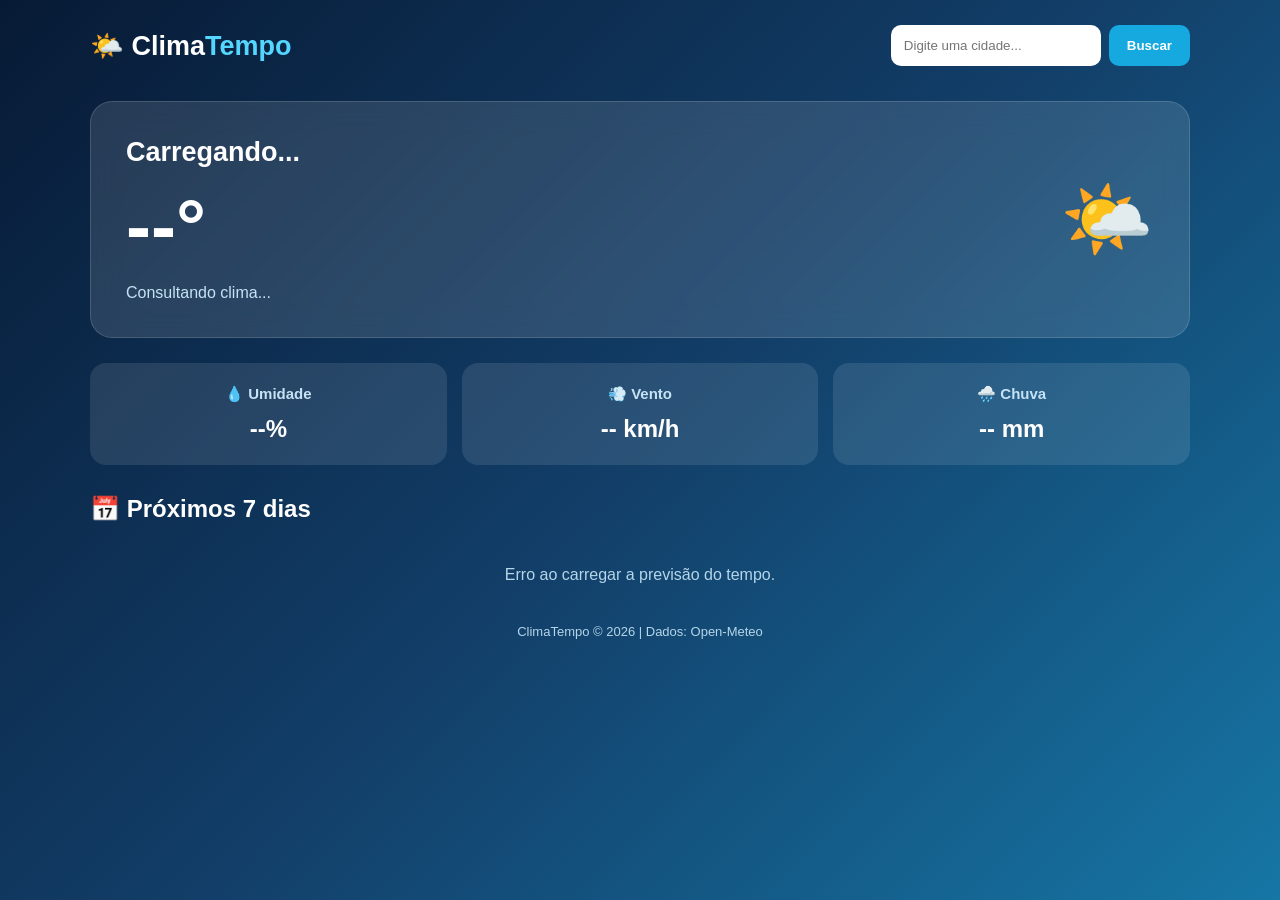
<file: 18.11/index.html>
<!DOCTYPE html>
<html lang="pt-BR">
<head>
    <meta charset="UTF-8">
    <meta name="viewport" content="width=device-width, initial-scale=1.0">
    <title>ClimaTempo</title>
    <link rel="stylesheet" href="style.css">
</head>
<body>

<div class="container">

    <header>
        <div class="logo">🌤️ Clima<span>Tempo</span></div>

        <div class="search">
            <input id="cityInput" type="text" placeholder="Digite uma cidade...">
            <button onclick="searchCity()">Buscar</button>
        </div>
    </header>

    <main>
        <section class="current">
            <div>
                <h2 id="city">Carregando...</h2>
                <p id="date"></p>
                <h1 id="temperature">--°</h1>
                <p id="condition">Consultando clima...</p>
            </div>
            <div class="weather-icon" id="weatherIcon">🌤️</div>
        </section>

        <section class="details">
            <div class="detail-card">
                <h3>💧 Umidade</h3>
                <p id="humidity">--%</p>
            </div>

            <div class="detail-card">
                <h3>💨 Vento</h3>
                <p id="wind">-- km/h</p>
            </div>

            <div class="detail-card">
                <h3>🌧️ Chuva</h3>
                <p id="rain">-- mm</p>
            </div>
        </section>

        <h2 class="section-title">📅 Próximos 7 dias</h2>

        <section class="forecast" id="forecast"></section>

        <p id="status">Carregando previsão...</p>
    </main>

    <footer>
        ClimaTempo © 2026 | Dados: Open-Meteo
    </footer>

</div>

<script src="script.js"></script>
</body>
</html>
</file>
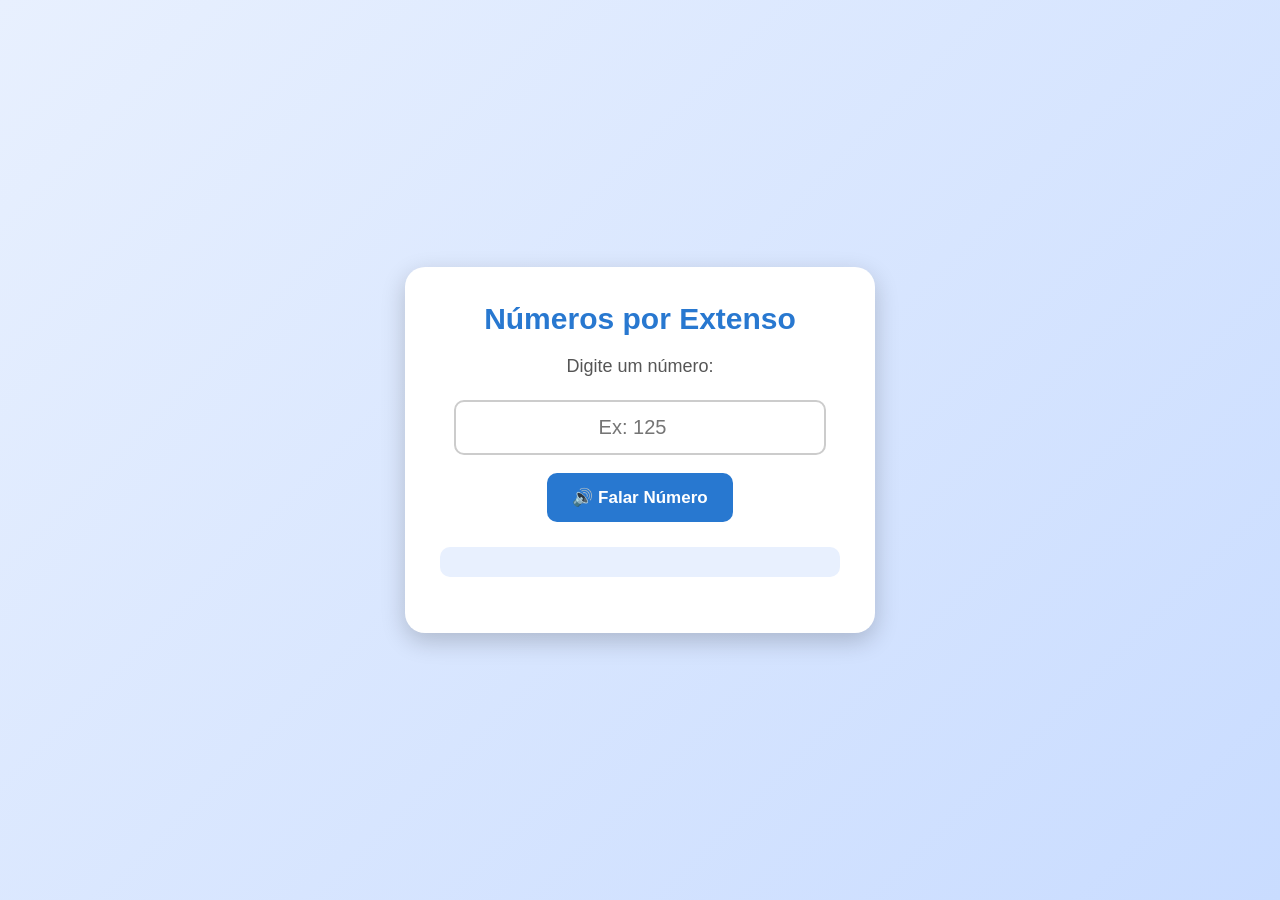
<file: 23.09/index.html>
<!DOCTYPE html> <html lang="pt-BR"> <head> <meta charset="UTF-8"> <meta name="viewport" content="width=device-width, initial-scale=1.0">
<title>Números por Extenso</title>

<link rel="stylesheet" href="estilo.css">

</head> <body>
<div class="caixa">

    <h1>Números por Extenso</h1>

    <p>Digite um número:</p>

    <input
        type="number"
        id="numero"
        placeholder="Ex: 125"
    >

    <br><br>

    <button id="botaoFalar">
        🔊 Falar Número
    </button>

    <p id="resultado"></p>

</div>

<script src="script.js"></script>

</body> </html>
</file>
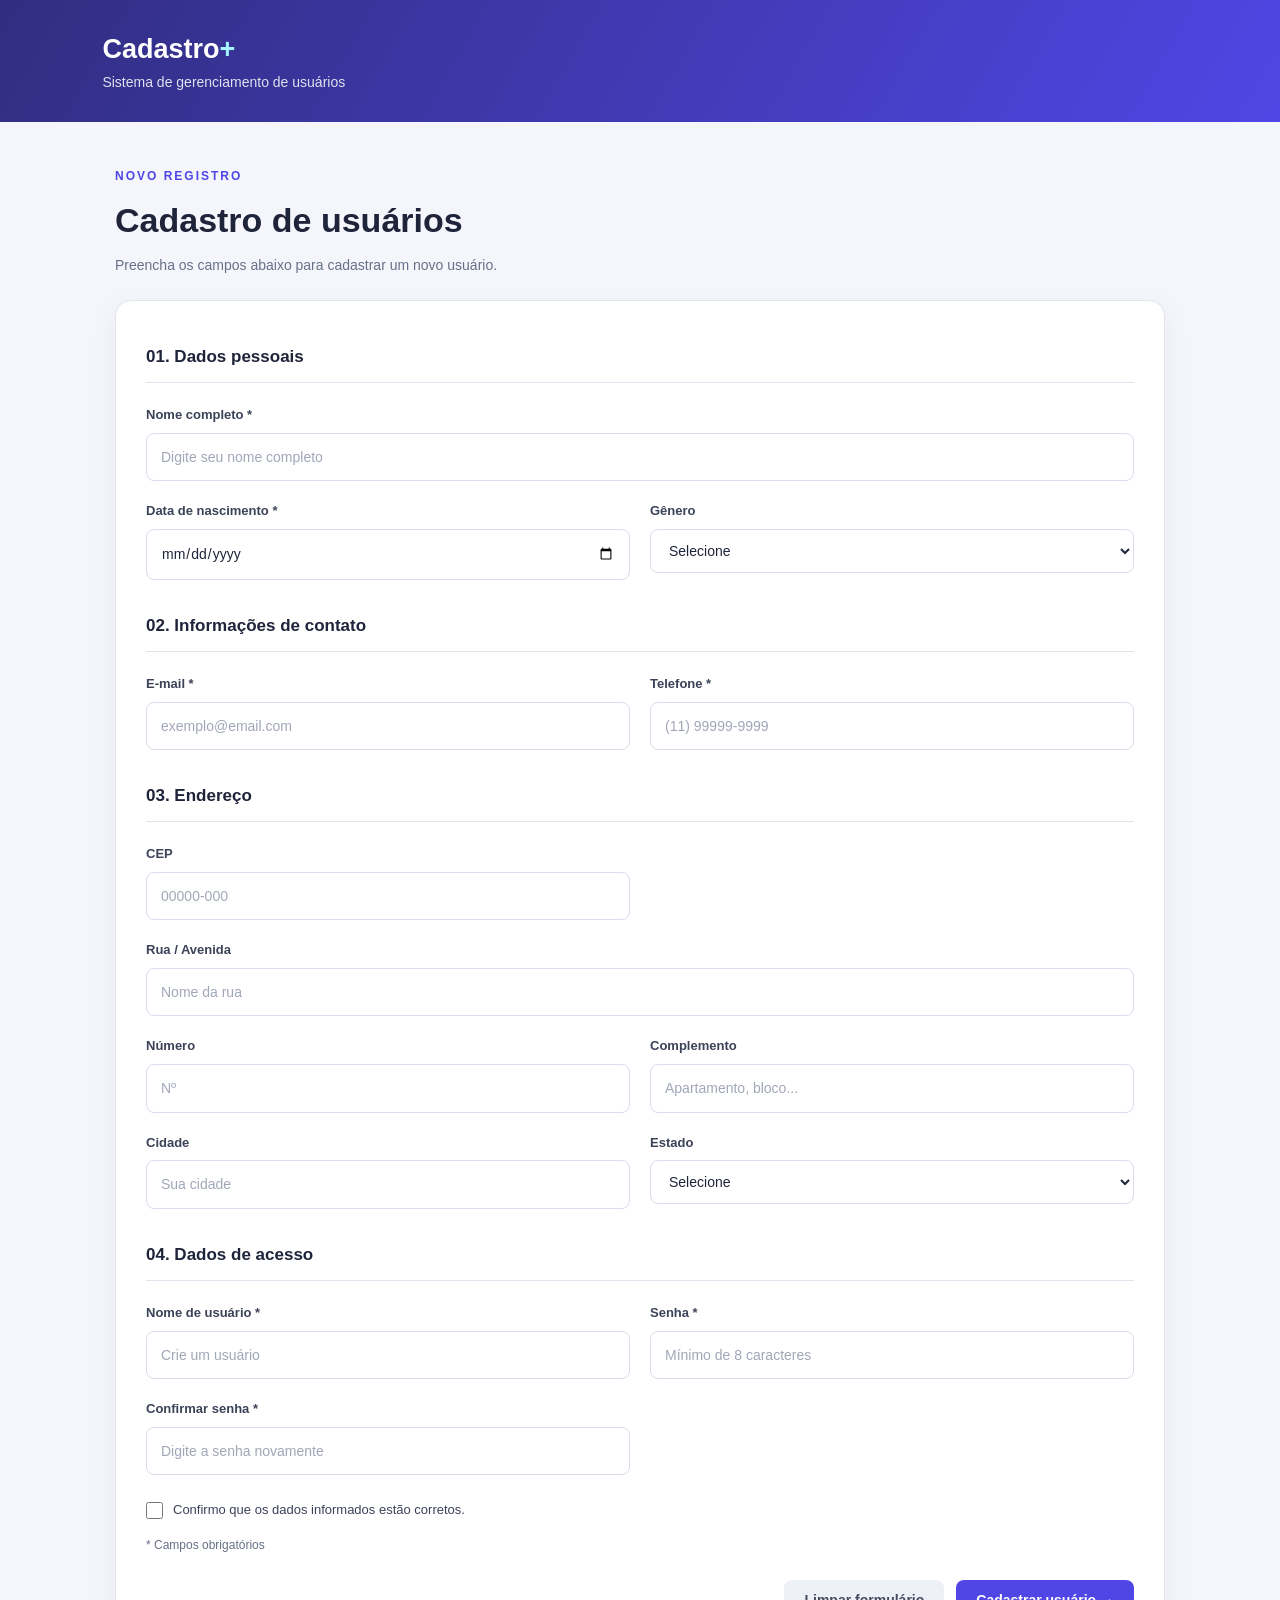
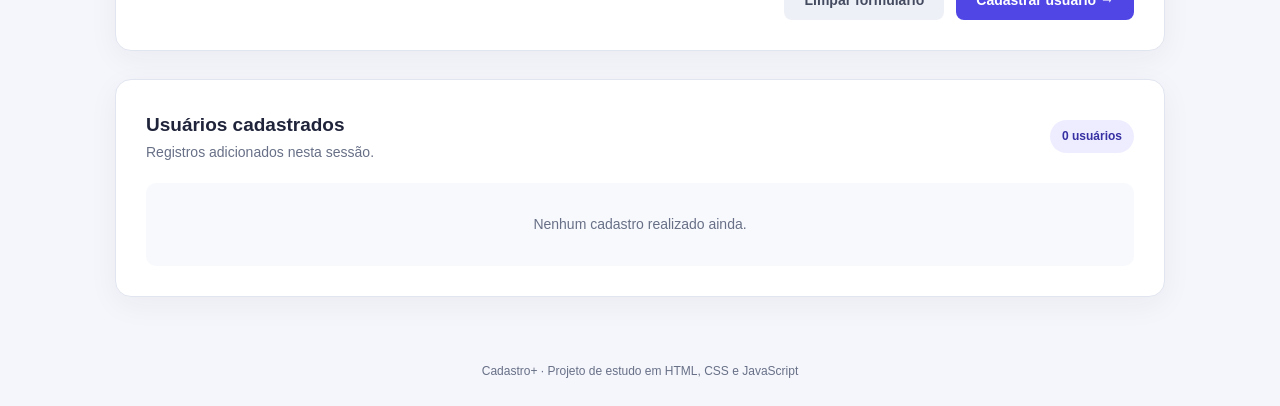
<file: 28.10/index.html>
<!DOCTYPE html>
<html lang="pt-BR">
<head>
    <meta charset="UTF-8">
    <meta name="viewport" content="width=device-width, initial-scale=1.0">
    <title>Sistema de Cadastro</title>
    <link rel="stylesheet" href="estilo.css">
    <script src="script.js" defer></script>
</head>
<body>

    <header class="topo">
        <div class="logo">Cadastro<span>+</span></div>
        <p>Sistema de gerenciamento de usuários</p>
    </header>

    <main class="container">
        <section class="cabecalho">
            <span class="etiqueta">NOVO REGISTRO</span>
            <h1>Cadastro de usuários</h1>
            <p>Preencha os campos abaixo para cadastrar um novo usuário.</p>
        </section>

        <form id="meuFormulario">

            <h2>01. Dados pessoais</h2>

            <div class="grid">
                <div class="campo campo-grande">
                    <label for="nome">Nome completo *</label>
                    <input type="text" id="nome" name="nome"
                           placeholder="Digite seu nome completo" required>
                </div>

                <div class="campo">
                    <label for="nascimento">Data de nascimento *</label>
                    <input type="date" id="nascimento" required>
                </div>

                <div class="campo">
                    <label for="genero">Gênero</label>
                    <select id="genero">
                        <option value="">Selecione</option>
                        <option>Feminino</option>
                        <option>Masculino</option>
                        <option>Outro</option>
                        <option>Prefiro não informar</option>
                    </select>
                </div>
            </div>

            <h2>02. Informações de contato</h2>

            <div class="grid">
                <div class="campo">
                    <label for="email">E-mail *</label>
                    <input type="email" id="email"
                           placeholder="exemplo@email.com" required>
                </div>

                <div class="campo">
                    <label for="telefone">Telefone *</label>
                    <input type="tel" id="telefone"
                           placeholder="(11) 99999-9999" required>
                </div>
            </div>

            <h2>03. Endereço</h2>

            <div class="grid">
                <div class="campo">
                    <label for="cep">CEP</label>
                    <input type="text" id="cep"
                           placeholder="00000-000" maxlength="9">
                </div>

                <div class="campo campo-grande">
                    <label for="rua">Rua / Avenida</label>
                    <input type="text" id="rua"
                           placeholder="Nome da rua">
                </div>

                <div class="campo">
                    <label for="numero">Número</label>
                    <input type="text" id="numero" placeholder="Nº">
                </div>

                <div class="campo">
                    <label for="complemento">Complemento</label>
                    <input type="text" id="complemento"
                           placeholder="Apartamento, bloco...">
                </div>

                <div class="campo">
                    <label for="cidade">Cidade</label>
                    <input type="text" id="cidade" placeholder="Sua cidade">
                </div>

                <div class="campo">
                    <label for="estado">Estado</label>
                    <select id="estado">
                        <option value="">Selecione</option>
                        <option>AC</option><option>AL</option>
                        <option>AP</option><option>AM</option>
                        <option>BA</option><option>CE</option>
                        <option>DF</option><option>ES</option>
                        <option>GO</option><option>MA</option>
                        <option>MT</option><option>MS</option>
                        <option>MG</option><option>PA</option>
                        <option>PB</option><option>PR</option>
                        <option>PE</option><option>PI</option>
                        <option>RJ</option><option>RN</option>
                        <option>RS</option><option>RO</option>
                        <option>RR</option><option>SC</option>
                        <option>SP</option><option>SE</option>
                        <option>TO</option>
                    </select>
                </div>
            </div>

            <h2>04. Dados de acesso</h2>

            <div class="grid">
                <div class="campo">
                    <label for="usuario">Nome de usuário *</label>
                    <input type="text" id="usuario"
                           placeholder="Crie um usuário"
                           minlength="3" required>
                </div>

                <div class="campo">
                    <label for="senha">Senha *</label>
                    <input type="password" id="senha"
                           placeholder="Mínimo de 8 caracteres"
                           minlength="8" required>
                </div>

                <div class="campo">
                    <label for="confirmarSenha">Confirmar senha *</label>
                    <input type="password" id="confirmarSenha"
                           placeholder="Digite a senha novamente"
                           minlength="8" required>
                </div>
            </div>

            <div class="termos">
                <input type="checkbox" id="termos" required>
                <label for="termos">
                    Confirmo que os dados informados estão corretos.
                </label>
            </div>

            <p class="observacao">* Campos obrigatórios</p>

            <div class="botoes">
                <button type="reset" class="btn-limpar">
                    Limpar formulário
                </button>
                <button type="submit" class="btn-cadastrar">
                    Cadastrar usuário →
                </button>
            </div>
        </form>

        <section class="lista-cadastros">
            <div class="lista-topo">
                <div>
                    <h2>Usuários cadastrados</h2>
                    <p>Registros adicionados nesta sessão.</p>
                </div>
                <span class="contador" id="contador">0 usuários</span>
            </div>

            <div id="mensagemLista" class="vazio">
                Nenhum cadastro realizado ainda.
            </div>

            <div class="tabela-wrapper">
                <table id="tabelaCadastros" hidden>
                    <thead>
                        <tr>
                            <th>Nome</th>
                            <th>E-mail</th>
                            <th>Telefone</th>
                            <th>Usuário</th>
                            <th>Ação</th>
                        </tr>
                    </thead>
                    <tbody id="listaUsuarios"></tbody>
                </table>
            </div>
        </section>

        <div id="mensagem" class="mensagem" role="status"
             aria-live="polite"></div>
    </main>

    <footer>
        <p>Cadastro+ · Projeto de estudo em HTML, CSS e JavaScript</p>
    </footer>

</body>
</html>
</file>
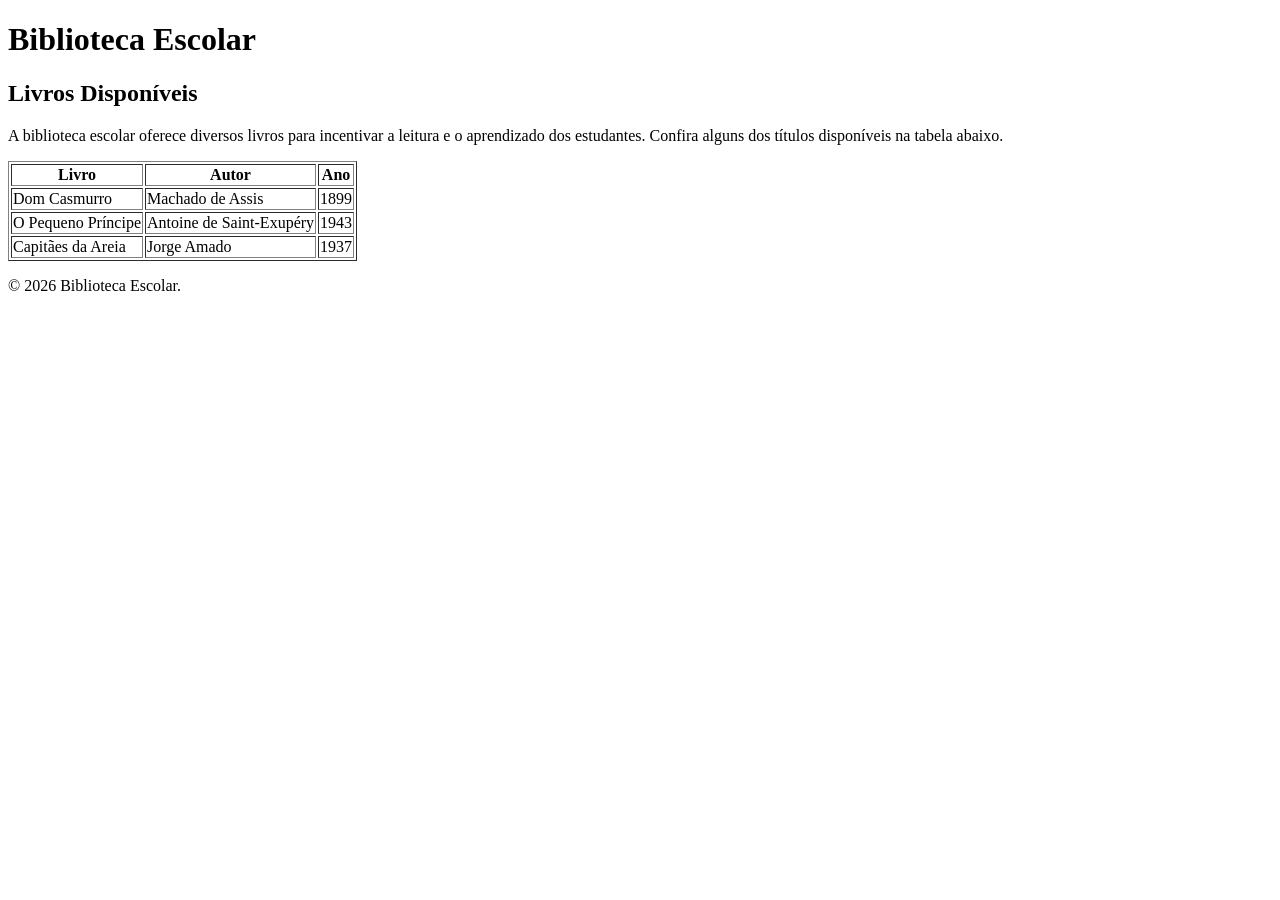
<file: AULA 05.08/AULA1_3_BI.HTML>
<!DOCTYPE html>
<html lang="pt-BR">

<head>
    <!-- Imports -->
    <meta charset="UTF-8">
    <meta name="viewport" content="width=device-width, initial-scale=1.0">
    <title>Biblioteca Escolar</title>
</head>

<body>

    <header>
        <h1>Biblioteca Escolar</h1>
    </header>

    <main>
        <h2>Livros Disponíveis</h2>

        <p>
            A biblioteca escolar oferece diversos livros para incentivar a leitura
            e o aprendizado dos estudantes. Confira alguns dos títulos disponíveis
            na tabela abaixo.
        </p>

        <table border="1">
            <tr>
                <th>Livro</th>
                <th>Autor</th>
                <th>Ano</th>
            </tr>
            <tr>
                <td>Dom Casmurro</td>
                <td>Machado de Assis</td>
                <td>1899</td>
            </tr>
            <tr>
                <td>O Pequeno Príncipe</td>
                <td>Antoine de Saint-Exupéry</td>
                <td>1943</td>
            </tr>
            <tr>
                <td>Capitães da Areia</td>
                <td>Jorge Amado</td>
                <td>1937</td>
            </tr>
        </table>
    </main>

    <footer>
        <p>&copy; 2026 Biblioteca Escolar.</p>
    </footer>

</body>

</html>
</file>
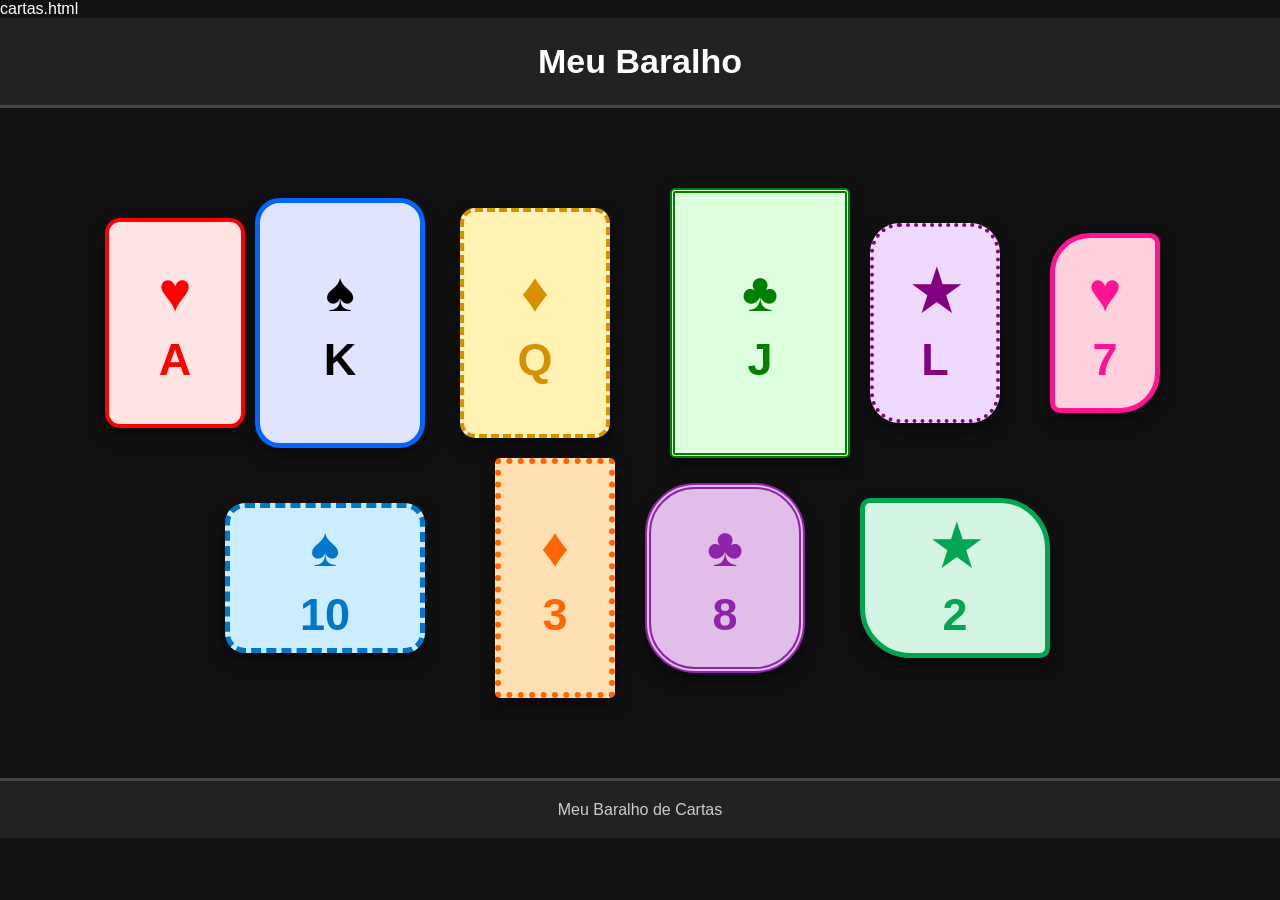
<file: aula 26.08/cartas.html>
cartas.html
<!DOCTYPE html>
<html lang="pt-br">

<head>
    <meta charset="UTF-8">
    <meta name="viewport" content="width=device-width, initial-scale=1.0">
    <title>Meu Baralho</title>
    <link rel="stylesheet" href="estilo.css">
</head>

<body>

    <header>
        <h1>Meu Baralho</h1>
    </header>

    <main class="baralho">

        <!-- CARTA 1 -->
        <div class="carta carta1">
            <span>♥</span>
            <strong>A</strong>
        </div>

        <!-- CARTA 2 -->
        <div class="carta carta2">
            <span>♠</span>
            <strong>K</strong>
        </div>

        <!-- CARTA 3 -->
        <div class="carta carta3">
            <span>♦</span>
            <strong>Q</strong>
        </div>

        <!-- CARTA 4 -->
        <div class="carta carta4">
            <span>♣</span>
            <strong>J</strong>
        </div>

        <!-- CARTA 5 -->
        <div class="carta carta5">
            <span>★</span>
            <strong>L</strong>
        </div>

        <!-- CARTA 6 -->
        <div class="carta carta6">
            <span>♥</span>
            <strong>7</strong>
        </div>

        <!-- CARTA 7 -->
        <div class="carta carta7">
            <span>♠</span>
            <strong>10</strong>
        </div>

        <!-- CARTA 8 -->
        <div class="carta carta8">
            <span>♦</span>
            <strong>3</strong>
        </div>

        <!-- CARTA 9 -->
        <div class="carta carta9">
            <span>♣</span>
            <strong>8</strong>
        </div>

        <!-- CARTA 10 -->
        <div class="carta carta10">
            <span>★</span>
            <strong>2</strong>
        </div>

    </main>

    <footer>
        <p>Meu Baralho de Cartas</p>
    </footer>

</body>

</html>
</file>
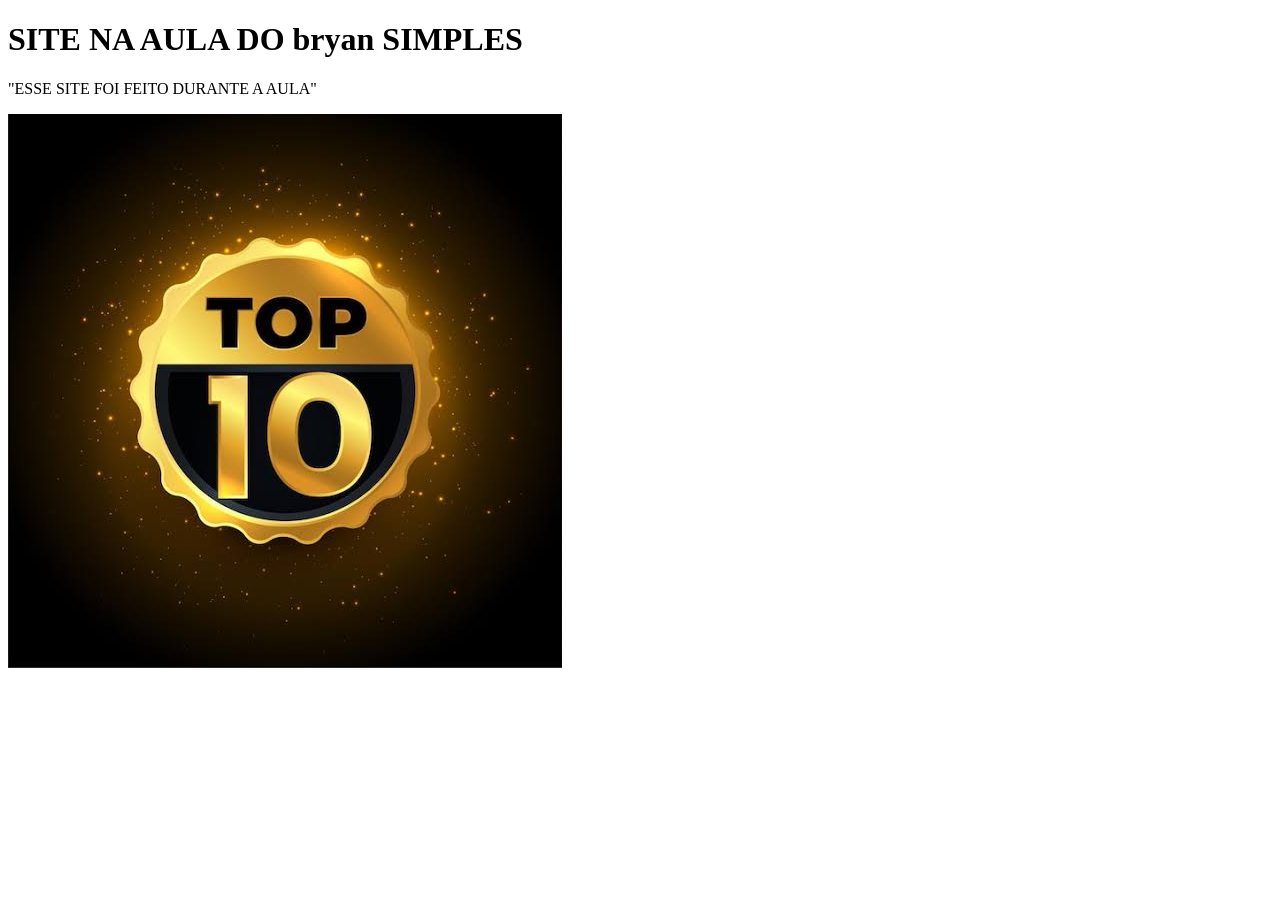
<file: AULA 27.07/AULA1_3_BI.HTML>
<!DOCTYPE html>
<HTML>
    <HEAD>
        <title>HELLO WORD</title>
    </HEAD>
    <BODY>
        <H1>SITE NA AULA DO bryan SIMPLES</H1>
        <P>"ESSE SITE FOI FEITO DURANTE A AULA"</P>
        <img src="images.jpg">
    </BODY>
</HTML>
</file>
<file: 18.11/style.css>
* {
    margin: 0;
    padding: 0;
    box-sizing: border-box;
    font-family: Arial, sans-serif;
}

body {
    min-height: 100vh;
    background: linear-gradient(135deg, #071a35, #123e68, #1676a5);
    color: white;
    padding: 25px;
}

.container {
    max-width: 1100px;
    margin: auto;
}

header {
    display: flex;
    justify-content: space-between;
    align-items: center;
    flex-wrap: wrap;
    gap: 20px;
    margin-bottom: 35px;
}

.logo {
    font-size: 27px;
    font-weight: bold;
}

.logo span {
    color: #55d6ff;
}

.search {
    display: flex;
    gap: 8px;
}

.search input {
    padding: 13px;
    border: none;
    border-radius: 10px;
    outline: none;
    width: 210px;
}

button {
    border: none;
    padding: 13px 18px;
    border-radius: 10px;
    background: #16a9e0;
    color: white;
    cursor: pointer;
    font-weight: bold;
}

button:hover {
    background: #0785bd;
}

.current {
    background: rgba(255,255,255,0.12);
    backdrop-filter: blur(15px);
    border: 1px solid rgba(255,255,255,0.15);
    padding: 35px;
    border-radius: 22px;
    margin-bottom: 25px;
    display: flex;
    justify-content: space-between;
    align-items: center;
    flex-wrap: wrap;
    gap: 20px;
}

.current h2 {
    font-size: 27px;
    margin-bottom: 10px;
}

.current h1 {
    font-size: 75px;
    margin: 15px 0;
}

#date, #condition {
    color: #c5e3f5;
}

.weather-icon {
    font-size: 75px;
}

.details {
    display: grid;
    grid-template-columns: repeat(3, 1fr);
    gap: 15px;
    margin-bottom: 30px;
}

.detail-card {
    background: rgba(255,255,255,0.10);
    padding: 22px;
    border-radius: 16px;
    text-align: center;
}

.detail-card h3 {
    font-size: 15px;
    color: #c5e3f5;
    margin-bottom: 12px;
}

.detail-card p {
    font-size: 24px;
    font-weight: bold;
}

.section-title {
    margin: 25px 0 18px;
}

.forecast {
    display: grid;
    grid-template-columns: repeat(7, 1fr);
    gap: 12px;
}

.day {
    background: rgba(255,255,255,0.10);
    border-radius: 15px;
    padding: 20px 8px;
    text-align: center;
}

.day .icon {
    font-size: 30px;
    margin: 15px 0;
}

.day .max {
    font-weight: bold;
    font-size: 19px;
}

.day .min {
    color: #b5d5e9;
    margin-top: 7px;
}

#status {
    text-align: center;
    color: #b5d5e9;
    margin-top: 25px;
}

footer {
    text-align: center;
    margin-top: 40px;
    color: #b5d5e9;
    font-size: 13px;
}

@media(max-width: 700px) {
    body {
        padding: 15px;
    }

    header {
        flex-direction: column;
        align-items: stretch;
    }

    .search input {
        width: 100%;
    }

    .details {
        grid-template-columns: repeat(2, 1fr);
    }

    .forecast {
        grid-template-columns: repeat(2, 1fr);
    }

    .current h1 {
        font-size: 60px;
    }
}
</file>
<file: 23.09/estilo.css>
{
box-sizing: border-box;
}

body {
margin: 0;
padding: 0;

font-family: Arial, sans-serif;

background: linear-gradient(135deg, #e8f0fe, #c9dcff);

display: flex;
justify-content: center;
align-items: center;

min-height: 100vh;


}

.caixa {
width: 400px;
max-width: 90%;

padding: 35px;

background-color: white;

border-radius: 20px;

text-align: center;

box-shadow: 0 8px 25px rgba(0, 0, 0, 0.2);


}

h1 {
margin-top: 0;
margin-bottom: 20px;

color: #2878d0;

font-size: 30px;


}

p {
color: #555;

font-size: 18px;


}

input {
width: 85%;

padding: 14px;

margin-top: 5px;

border: 2px solid #ccc;

border-radius: 10px;

font-size: 20px;

text-align: center;

outline: none;


}

input:focus {
border-color: #2878d0;

box-shadow: 0 0 5px rgba(40, 120, 208, 0.3);


}

button {
padding: 14px 25px;

background-color: #2878d0;

color: white;

border: none;

border-radius: 10px;

font-size: 17px;

font-weight: bold;

cursor: pointer;

transition: 0.3s;


}

button:hover {
background-color: #185ca8;

transform: scale(1.05);


}

button:active {
transform: scale(0.98);
}

#resultado {
margin-top: 25px;

padding: 15px;

background-color: #e8f0fe;

border-radius: 10px;

font-size: 21px;

font-weight: bold;

color: #2878d0;

word-wrap: break-word;


}

/* Ajuste para celulares */

@media (max-width: 500px) {

.caixa {
    padding: 25px;
}

h1 {
    font-size: 25px;
}

input {
    width: 100%;
}

button {
    width: 100%;
}


}
</file>
<file: 28.10/estilo.css>
* {
    margin: 0;
    padding: 0;
    box-sizing: border-box;
}

:root {
    --azul: #4f46e5;
    --azul-escuro: #3730a3;
    --fundo: #f4f6fb;
    --texto: #20243a;
    --cinza: #687087;
    --borda: #e1e5ef;
}

body {
    font-family: Arial, Helvetica, sans-serif;
    background: var(--fundo);
    color: var(--texto);
    line-height: 1.6;
}

.topo {
    background: linear-gradient(120deg, #312e81, #4f46e5);
    color: white;
    padding: 28px 8%;
}

.logo {
    font-size: 27px;
    font-weight: bold;
}

.logo span {
    color: #a5f3fc;
}

.topo p {
    font-size: 14px;
    opacity: 0.85;
}

.container {
    max-width: 1050px;
    width: 92%;
    margin: 40px auto;
}

.cabecalho {
    margin-bottom: 24px;
}

.etiqueta {
    color: var(--azul);
    font-size: 12px;
    font-weight: bold;
    letter-spacing: 2px;
}

h1 {
    font-size: clamp(25px, 4vw, 34px);
    margin: 6px 0;
}

.cabecalho p,
.lista-topo p {
    color: var(--cinza);
    font-size: 14px;
}

form,
.lista-cadastros {
    background: white;
    border: 1px solid var(--borda);
    border-radius: 16px;
    padding: 30px;
    box-shadow: 0 8px 30px rgba(35, 42, 80, 0.05);
}

form h2 {
    font-size: 17px;
    border-bottom: 1px solid var(--borda);
    padding-bottom: 12px;
    margin: 12px 0 22px;
}

form h2:not(:first-child) {
    margin-top: 32px;
}

.grid {
    display: grid;
    grid-template-columns: repeat(2, minmax(0, 1fr));
    gap: 20px;
}

.campo {
    display: flex;
    flex-direction: column;
    gap: 7px;
}

.campo-grande {
    grid-column: span 2;
}

label {
    font-size: 13px;
    font-weight: bold;
    color: #3c4258;
}

input,
select {
    width: 100%;
    min-width: 0;
    padding: 12px 14px;
    border: 1px solid #d8ddeb;
    border-radius: 8px;
    background: #fff;
    color: var(--texto);
    font: inherit;
    font-size: 14px;
    transition: border-color 0.2s, box-shadow 0.2s;
}

input:focus,
select:focus {
    outline: none;
    border-color: var(--azul);
    box-shadow: 0 0 0 3px rgba(79, 70, 229, 0.12);
}

input::placeholder {
    color: #a1a7b8;
}

.termos {
    display: flex;
    align-items: center;
    gap: 10px;
    margin-top: 25px;
}

.termos input {
    width: 17px;
    height: 17px;
    accent-color: var(--azul);
    flex-shrink: 0;
}

.termos label {
    font-weight: normal;
}

.observacao {
    color: var(--cinza);
    font-size: 12px;
    margin-top: 15px;
}

.botoes {
    display: flex;
    justify-content: flex-end;
    flex-wrap: wrap;
    gap: 12px;
    margin-top: 25px;
}

button {
    border: none;
    padding: 12px 20px;
    border-radius: 8px;
    font-weight: bold;
    font-size: 14px;
    cursor: pointer;
    transition: 0.2s;
}

.btn-cadastrar {
    background: var(--azul);
    color: white;
}

.btn-cadastrar:hover {
    background: var(--azul-escuro);
    transform: translateY(-1px);
}

.btn-limpar {
    background: #eef0f7;
    color: #444b60;
}

.btn-limpar:hover {
    background: #dfe3ef;
}

.lista-cadastros {
    margin-top: 28px;
}

.lista-topo {
    display: flex;
    justify-content: space-between;
    align-items: center;
    gap: 15px;
    margin-bottom: 20px;
}

.lista-topo h2 {
    font-size: 19px;
}

.contador {
    background: #eeedff;
    color: var(--azul-escuro);
    padding: 7px 12px;
    border-radius: 20px;
    font-size: 12px;
    font-weight: bold;
    white-space: nowrap;
}

.vazio {
    text-align: center;
    padding: 30px 10px;
    background: #f8f9fd;
    border-radius: 10px;
    color: var(--cinza);
    font-size: 14px;
}

.tabela-wrapper {
    overflow-x: auto;
}

table {
    width: 100%;
    border-collapse: collapse;
    font-size: 13px;
}

th,
td {
    text-align: left;
    padding: 13px 12px;
    border-bottom: 1px solid var(--borda);
    white-space: nowrap;
}

th {
    background: #f8f9fd;
    color: var(--cinza);
}

.btn-excluir {
    background: #fee2e2;
    color: #b91c1c;
    padding: 7px 10px;
    font-size: 12px;
}

.btn-excluir:hover {
    background: #fecaca;
}

.mensagem {
    display: none;
    padding: 14px;
    border-radius: 8px;
    margin-top: 18px;
    font-size: 14px;
}

.mensagem.sucesso {
    display: block;
    background: #dcfce7;
    color: #166534;
}

.mensagem.erro {
    display: block;
    background: #fee2e2;
    color: #991b1b;
}

footer {
    text-align: center;
    padding: 25px 15px;
    color: var(--cinza);
    font-size: 12px;
}

@media (max-width: 600px) {
    .topo {
        padding: 22px 5%;
    }

    .container {
        width: 94%;
        margin: 25px auto;
    }

    form,
    .lista-cadastros {
        padding: 20px 16px;
    }

    .grid {
        grid-template-columns: 1fr;
        gap: 16px;
    }

    .campo-grande {
        grid-column: span 1;
    }

    .botoes {
        flex-direction: column-reverse;
    }

    .botoes button {
        width: 100%;
    }

    .lista-topo {
        align-items: flex-start;
        flex-direction: column;
    }
}
</file>
<file: aula 26.08/estilo.css>
* {
    box-sizing: border-box;
}

body {
    margin: 0;
    background-color: #111;
    font-family: Arial, Helvetica, sans-serif;
    color: white;
}

/* ========================= */
/*          CABEÇALHO        */
/* ========================= */

header {
    height: 90px;
    background-color: #222;

    display: flex;
    justify-content: center;
    align-items: center;

    border-bottom: 3px solid #444;
}

header h1 {
    margin: 0;
    font-size: 34px;
}

/* ========================= */
/*          BARALHO          */
/* ========================= */

.baralho {
    min-height: 650px;

    padding: 80px 40px;

    display: flex;
    justify-content: center;
    align-items: center;

    flex-wrap: wrap;

    /* Não usamos gap para cada espaço ser diferente */
}

/* ========================= */
/*       ESTILO DAS CARTAS   */
/* ========================= */

.carta {
    display: flex;

    flex-direction: column;

    justify-content: center;

    align-items: center;

    flex-shrink: 0;

    box-shadow:
        0 8px 15px rgba(0, 0, 0, 0.5);

    transition: 0.3s;

    font-weight: bold;
}

/* Efeito ao passar o mouse */

.carta:hover {
    transform: translateY(-15px) rotate(2deg);

    box-shadow:
        0 18px 30px rgba(0, 0, 0, 0.7);
}

.carta span {
    font-size: 55px;
}

.carta strong {
    font-size: 45px;
    margin-top: 10px;
}

/* ========================= */
/*          CARTA 1          */
/* ========================= */

.carta1 {
    width: 140px;
    height: 210px;

    background-color: #ffe4e4;

    color: #ff0000;

    border: 4px solid #ff0000;

    border-radius: 15px;

    margin-right: 10px;
}

/* ========================= */
/*          CARTA 2          */
/* ========================= */

.carta2 {
    width: 170px;
    height: 250px;

    background-color: #e1e4ff;

    color: #000;

    border: 5px solid #0066ff;

    border-radius: 25px;

    margin-right: 35px;
}

/* ========================= */
/*          CARTA 3          */
/* ========================= */

.carta3 {
    width: 150px;
    height: 230px;

    background-color: #fff2b3;

    color: #d99000;

    border: 4px dashed #d99000;

    border-radius: 15px;

    margin-right: 60px;
}

/* ========================= */
/*          CARTA 4          */
/* ========================= */

.carta4 {
    width: 180px;
    height: 270px;

    background-color: #ddffdd;

    color: #008000;

    border: 5px double #008000;

    border-radius: 5px;

    margin-right: 20px;
}

/* ========================= */
/*          CARTA 5          */
/* ========================= */

.carta5 {
    width: 130px;
    height: 200px;

    background-color: #efd9ff;

    color: #800080;

    border: 4px dotted #800080;

    border-radius: 30px;

    margin-right: 50px;
}

/* ========================= */
/*          CARTA 6          */
/* ========================= */

.carta6 {
    width: 110px;
    height: 180px;

    background-color: #ffd1dc;

    color: #ff1493;

    border: 5px solid #ff1493;

    border-radius: 40px 10px 40px 10px;

    margin-right: 15px;
}

/* ========================= */
/*          CARTA 7          */
/* ========================= */

.carta7 {
    width: 200px;
    height: 150px;

    background-color: #ccecff;

    color: #0077cc;

    border: 5px dashed #0077cc;

    border-radius: 20px;

    margin-right: 70px;
}

/* ========================= */
/*          CARTA 8          */
/* ========================= */

.carta8 {
    width: 120px;
    height: 240px;

    background-color: #ffe0b2;

    color: #ff6600;

    border: 6px dotted #ff6600;

    border-radius: 5px;

    margin-right: 30px;
}

/* ========================= */
/*          CARTA 9          */
/* ========================= */

.carta9 {
    width: 160px;
    height: 190px;

    background-color: #e1bee7;

    color: #8e24aa;

    border: 6px double #8e24aa;

    border-radius: 50px;

    margin-right: 55px;
}

/* ========================= */
/*         CARTA 10          */
/* ========================= */

.carta10 {
    width: 190px;
    height: 160px;

    background-color: #d5f5e3;

    color: #00a651;

    border: 5px solid #00a651;

    border-radius: 10px 50px 10px 50px;

    margin-right: 5px;
}

/* ========================= */
/*           RODAPÉ          */
/* ========================= */

footer {
    height: 60px;

    background-color: #222;

    display: flex;

    justify-content: center;

    align-items: center;

    border-top: 3px solid #444;
}

footer p {
    margin: 0;
    color: #ccc;
}


/* ========================= */
/*       RESPONSIVIDADE      */
/* ========================= */

@media (max-width: 900px) {

    .baralho {
        padding: 50px 20px;
    }

    .carta {
        margin: 15px;
    }
}


@media (max-width: 500px) {

    header h1 {
        font-size: 26px;
    }

    .baralho {
        padding: 30px 10px;
    }

    .carta {
        margin: 10px;
    }
}
</file>
